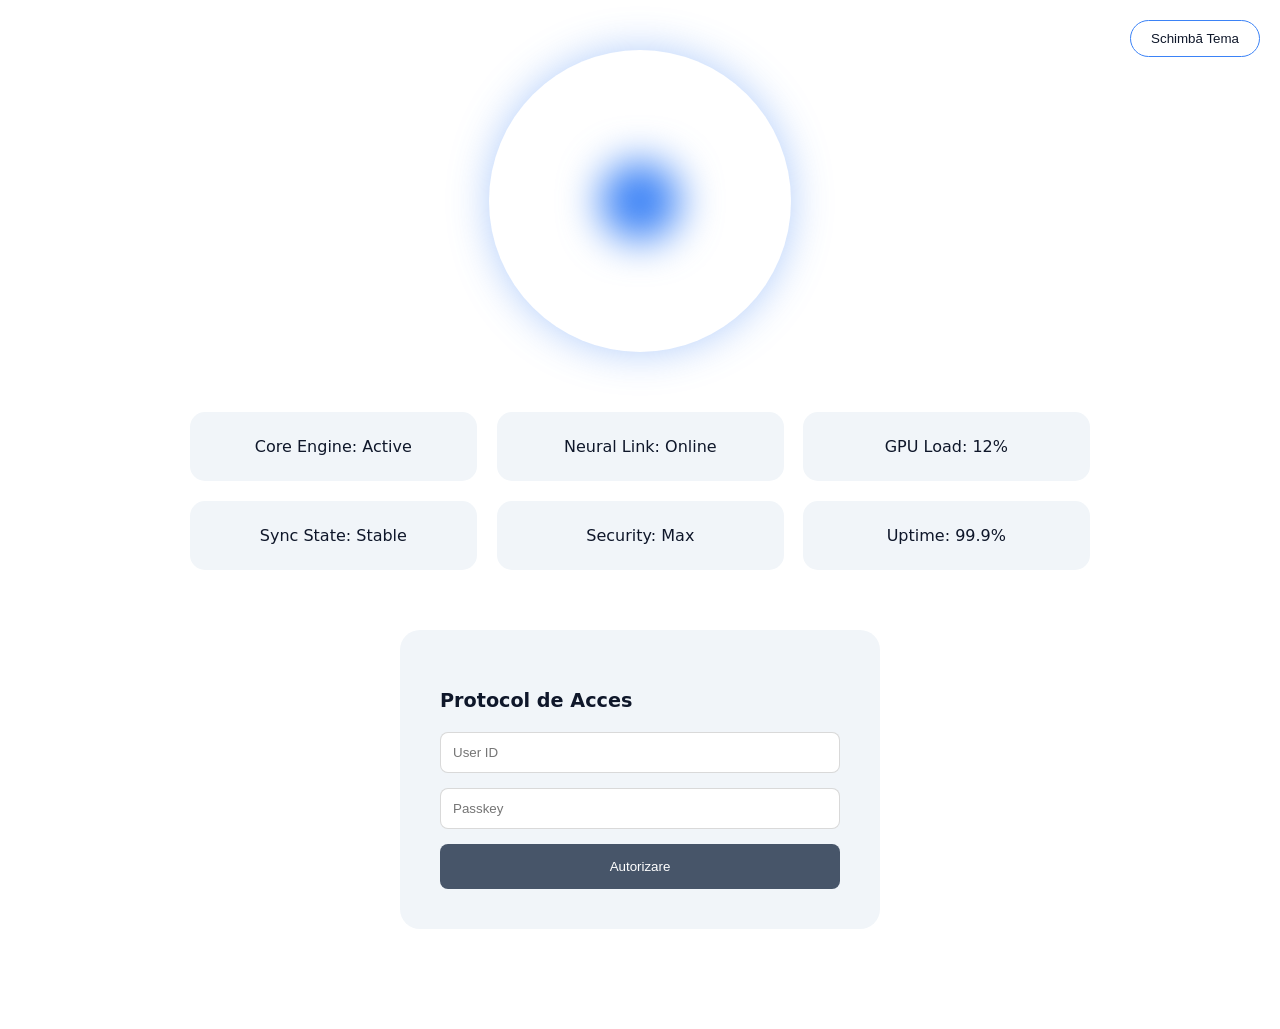
<file: CarDetailing_RaruArina/a.html>
<!DOCTYPE html>
<html lang="ro">
<head>
    <meta charset="UTF-8">
    <meta name="viewport" content="width=device-width, initial-scale=1.0">
    <title>System Control | Arhitectură RC 251</title>
    <style>
        /* 1. ARHITECTURA DE SISTEM (Theming Engine - Layer 3 Variables) */
        :root {
            --surface-primary: #ffffff;
            --text-main: #0f172a;
            --surface-secondary: #f1f5f9;
            --accent-neon: #3b82f6;
            --glow-color: rgba(59, 130, 246, 0.4);
            --gpu-opt: transform, opacity;
        }

        .dark-theme {
            --surface-primary: #020617;
            --text-main: #f8fafc;
            --surface-secondary: #1e293b;
            --accent-neon: #00f2ff;
            --glow-color: rgba(0, 242, 255, 0.5);
        }

        body {
            background-color: var(--surface-primary);
            color: var(--text-main);
            transition: all 0.5s ease;
            font-family: 'Inter', system-ui, sans-serif;
            margin: 0;
            display: flex;
            flex-direction: column;
            align-items: center;
        }

        /* 2. CENTRUL NEURONAL (Spatial UI - Neural Glass) */
        .neural-glass {
            width: 300px;
            height: 300px;
            margin-top: 50px;
            background: rgba(255, 255, 255, 0.05);
            backdrop-filter: blur(15px);
            border: 1px solid rgba(255, 255, 255, 0.1);
            border-radius: 50%;
            display: flex;
            justify-content: center;
            align-items: center;
            position: relative;
            transform-style: preserve-3d;
            will-change: var(--gpu-opt);
            box-shadow: 0 0 40px var(--glow-color);
        }

        .neural-glass__core {
            width: 80px;
            height: 80px;
            background: var(--accent-neon);
            border-radius: 50%;
            filter: blur(20px);
            animation: pulse 3s infinite alternate;
        }

        @keyframes pulse { from { opacity: 0.4; } to { opacity: 1; transform: scale(1.2); } }

        /* 3. GRID-UL DE SERVICII (GPU Orchestration & Staggered Entrance) */
        .services-grid {
            display: grid;
            grid-template-columns: repeat(3, 1fr);
            gap: 20px;
            margin: 60px 0;
            width: 90%;
            max-width: 900px;
        }

        .service-card {
            background: var(--surface-secondary);
            padding: 25px;
            border-radius: 15px;
            text-align: center;
            /* Performanta GPU: Fiecare card are propriul layer */
            will-change: var(--gpu-opt); 
            opacity: 0;
            transform: translateY(30px);
            animation: staggeredEntrance 0.6s ease forwards;
            animation-delay: calc(var(--i) * 0.15s); /* Chained Logic */
        }

        @keyframes staggeredEntrance {
            to { opacity: 1; transform: translateY(0); }
        }

        /* 4. SECURITATE (BEM & CSS State Machine) */
        .access-form {
            width: 100%;
            max-width: 400px;
            padding: 40px;
            background: var(--surface-secondary);
            border-radius: 20px;
            margin-bottom: 100px;
        }

        .access-form__title { margin-bottom: 20px; font-size: 1.2rem; }

        .access-form__input {
            width: 100%;
            padding: 12px;
            margin-bottom: 15px;
            border: 1px solid rgba(128,128,128,0.3);
            background: var(--surface-primary);
            color: var(--text-main);
            border-radius: 8px;
            box-sizing: border-box;
        }

        /* CSS State Machine: Culori neon la validitate */
        .access-form:has(.access-form__input:valid) {
            box-shadow: 0 0 20px var(--glow-color);
            border: 1px solid var(--accent-neon);
        }

        .access-form__button {
            width: 100%;
            padding: 15px;
            border: none;
            border-radius: 8px;
            background: #475569;
            color: white;
            cursor: not-allowed;
            transition: 0.3s;
        }

        /* Activare buton doar prin :has și :valid */
        .access-form:has(.access-form__input:valid) .access-form__button {
            background: var(--accent-neon);
            cursor: pointer;
            box-shadow: 0 0 10px var(--accent-neon);
        }

        .theme-toggle {
            position: fixed;
            top: 20px;
            right: 20px;
            padding: 10px 20px;
            border-radius: 30px;
            cursor: pointer;
            border: 1px solid var(--accent-neon);
            background: transparent;
            color: var(--text-main);
        }
    </style>
</head>
<body>

    <button class="theme-toggle" onclick="toggleTheme()">Schimbă Tema</button>

    <!-- Hologram Centerpiece -->
    <div class="neural-glass" id="neural-center">
        <div class="neural-glass__core"></div>
    </div>

    <!-- GPU Services Grid -->
    <div class="services-grid">
        <div class="service-card" style="--i: 1">Core Engine: Active</div>
        <div class="service-card" style="--i: 2">Neural Link: Online</div>
        <div class="service-card" style="--i: 3">GPU Load: 12%</div>
        <div class="service-card" style="--i: 4">Sync State: Stable</div>
        <div class="service-card" style="--i: 5">Security: Max</div>
        <div class="service-card" style="--i: 6">Uptime: 99.9%</div>
    </div>

    <!-- BEM Access Form -->
    <form class="access-form">
        <h3 class="access-form__title">Protocol de Acces</h3>
        <input type="email" class="access-form__input" placeholder="User ID" required>
        <input type="password" class="access-form__input" placeholder="Passkey" required minlength="6">
        <button type="submit" class="access-form__button">Autorizare</button>
    </form>

    <script>
        // Interaction Logic: Specular Tracking
        const glass = document.getElementById('neural-center');
        document.addEventListener('mousemove', (e) => {
            const x = (window.innerWidth / 2 - e.pageX) / 20;
            const y = (window.innerHeight / 2 - e.pageY) / 20;
            glass.style.transform = `rotateX(${y}deg) rotateY(${-x}deg)`;
        });

        // Theme Switcher Logic
        function toggleTheme() {
            document.body.classList.toggle('dark-theme');
        }
    </script>
</body>
</html>
</file>
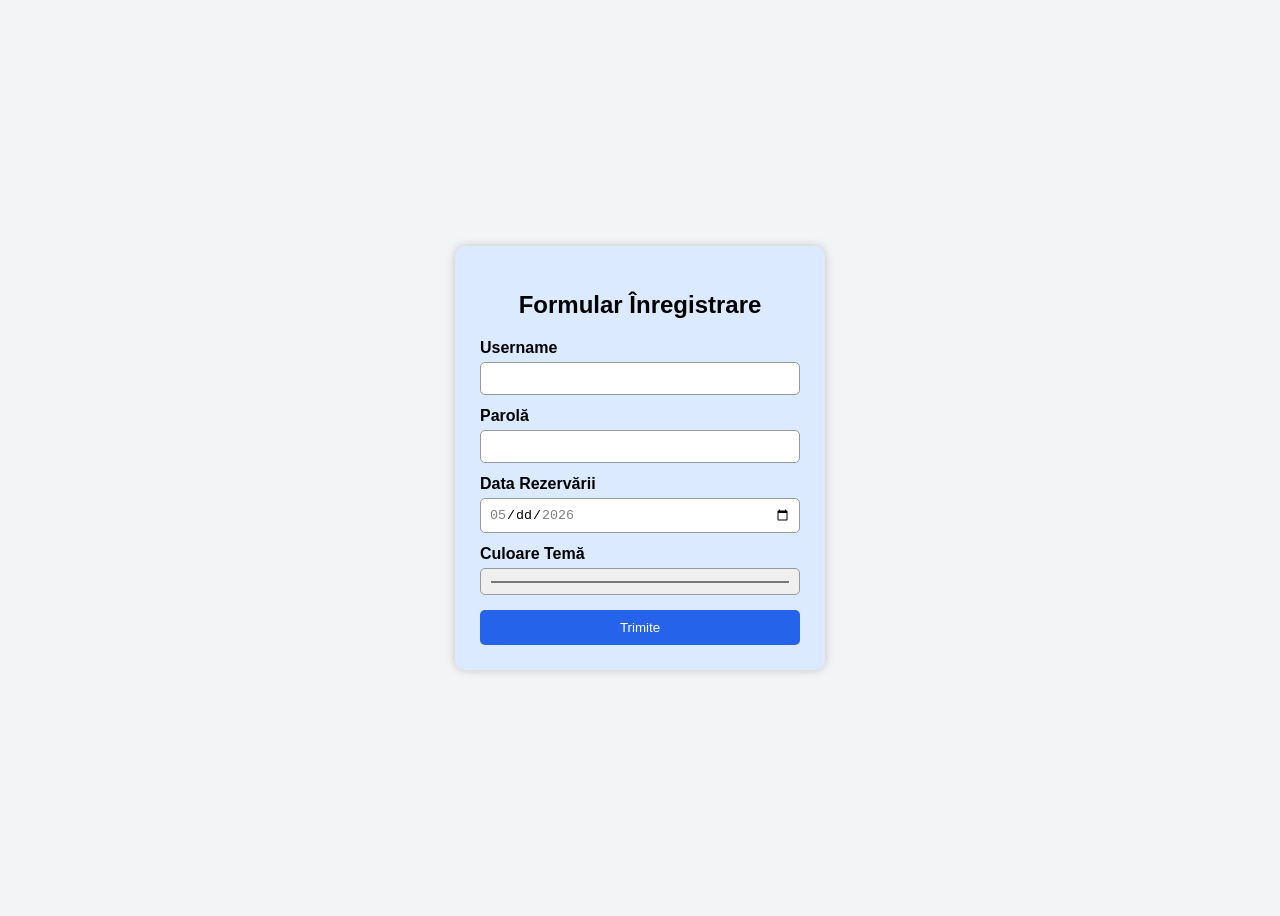
<file: CarDetailing_RaruArina/assets/docs/test_formular.html>
<!DOCTYPE html>
<html lang="ro">
<head>
  <meta charset="UTF-8">
  <meta name="viewport" content="width=device-width, initial-scale=1.0">
  <title>Mini Task Formular</title>

  <style>
    :root {
      --bg-color: #dbeafe;
    }

    body {
      font-family: Arial, sans-serif;
      background: #f3f4f6;
      display: flex;
      justify-content: center;
      align-items: center;
      height: 100vh;
    }

    form {
      background: var(--bg-color);
      padding: 25px;
      border-radius: 10px;
      width: 320px;
      box-shadow: 0 0 10px rgba(0,0,0,0.2);
    }

    h2 {
      text-align: center;
    }

    label {
      display: block;
      margin-top: 12px;
      margin-bottom: 5px;
      font-weight: bold;
    }

    input {
      width: 100%;
      padding: 8px;
      border-radius: 5px;
      border: 1px solid #999;
      box-sizing: border-box;
    }

    button {
      margin-top: 15px;
      width: 100%;
      padding: 10px;
      background: #2563eb;
      color: white;
      border: none;
      border-radius: 5px;
      cursor: pointer;
    }

    button:hover {
      background: #1d4ed8;
    }
  </style>
</head>
<body>

  <form>
    <h2>Formular Înregistrare</h2>

    <!-- Username -->
    <label for="username">Username</label>
    <input
      type="text"
      id="username"
      required
      minlength="5"
      pattern="[a-z0-9]{5,}"
      title="Minim 5 caractere, doar litere mici și cifre"
    >

    <!-- Parola -->
    <label for="password">Parolă</label>
    <input
      type="password"
      id="password"
      required
      pattern="^(?=.*[A-Z])(?=.*\d)(?=.*[\W_]).{8,}$"
      title="Minim 8 caractere, o literă mare, un număr și un simbol"
    >

    <!-- Data rezervarii -->
    <label for="date">Data Rezervării</label>
    <input
      type="date"
      id="date"
      required
      min="2026-05-01"
      max="2026-05-31"
    >

    <!-- Color Theme -->
    <label for="theme">Culoare Temă</label>
    <input
      type="color"
      id="theme"
      value="#dbeafe"
    >

    <button type="submit">Trimite</button>
  </form>

  <script>
    const themePicker = document.getElementById("theme");

    themePicker.addEventListener("input", function () {
      document.documentElement.style.setProperty(
        "--bg-color",
        this.value
      );
    });
  </script>

</body>
</html>
</file>
